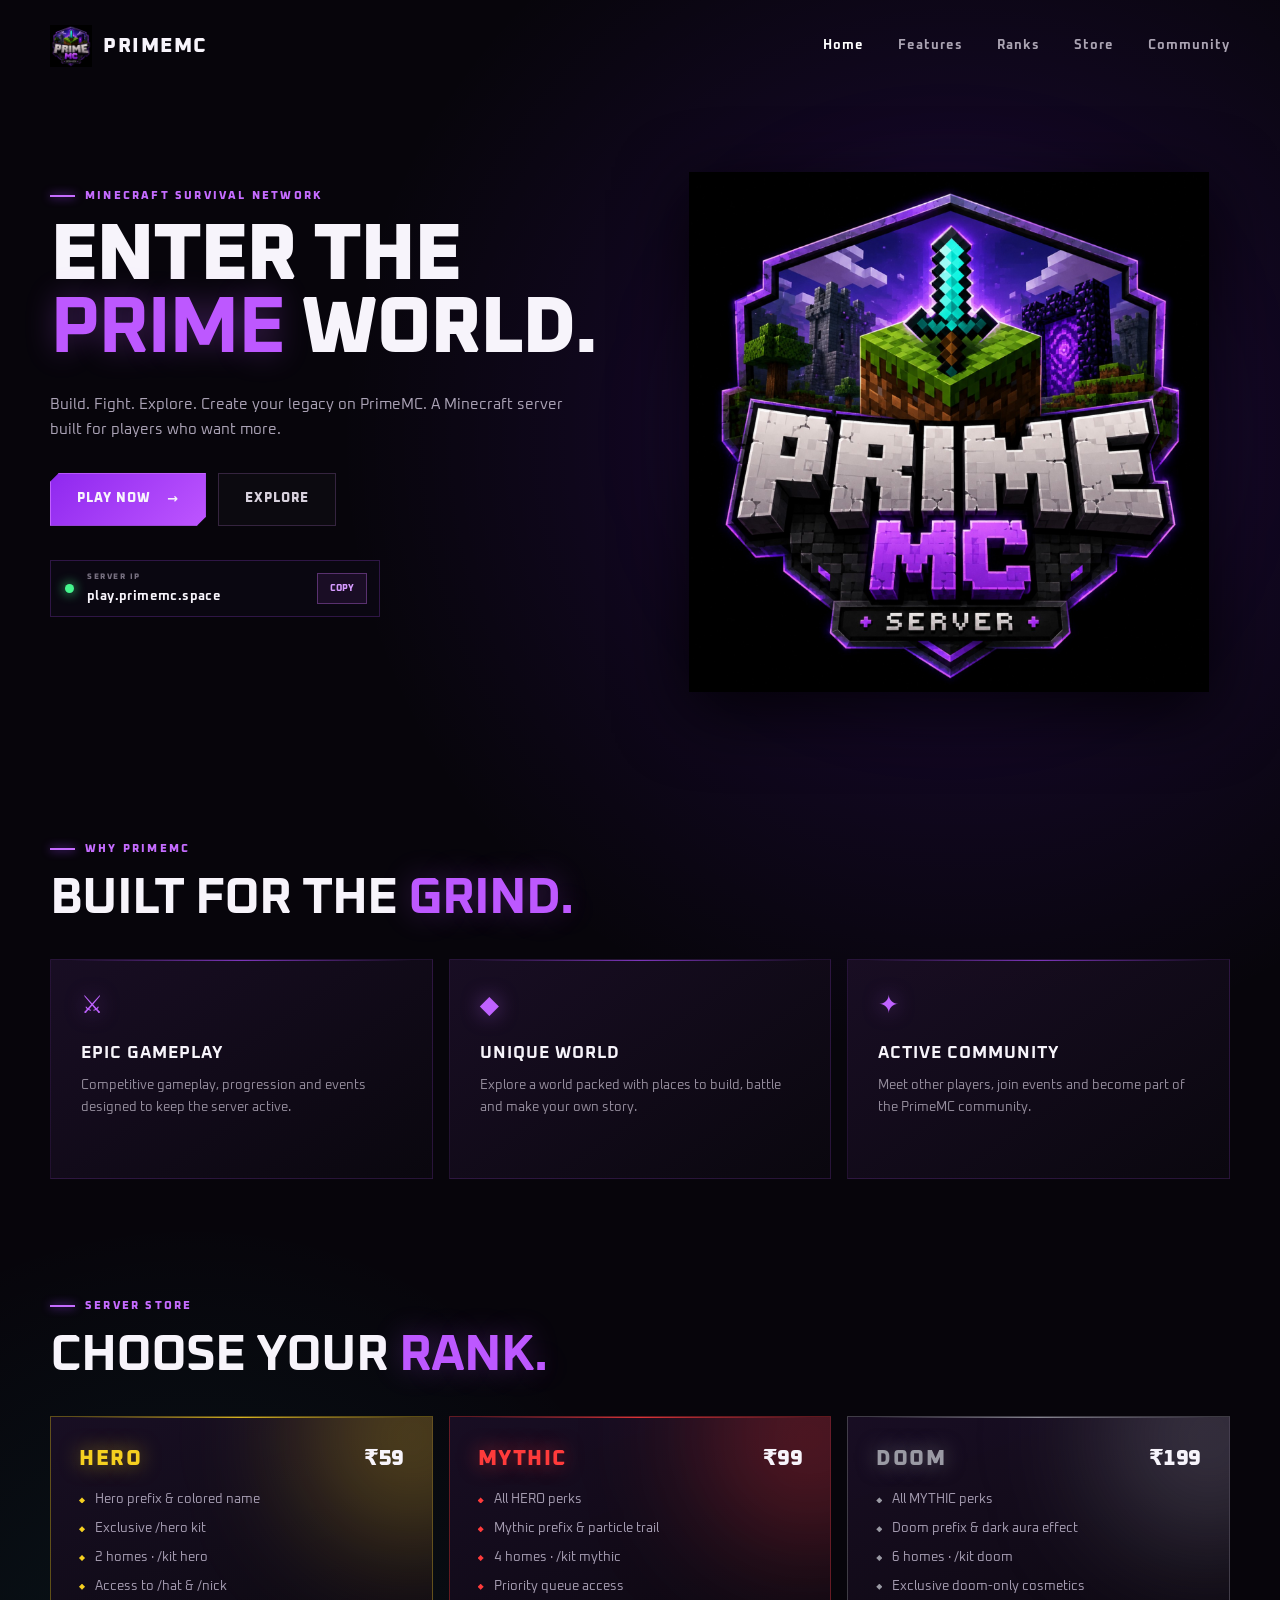
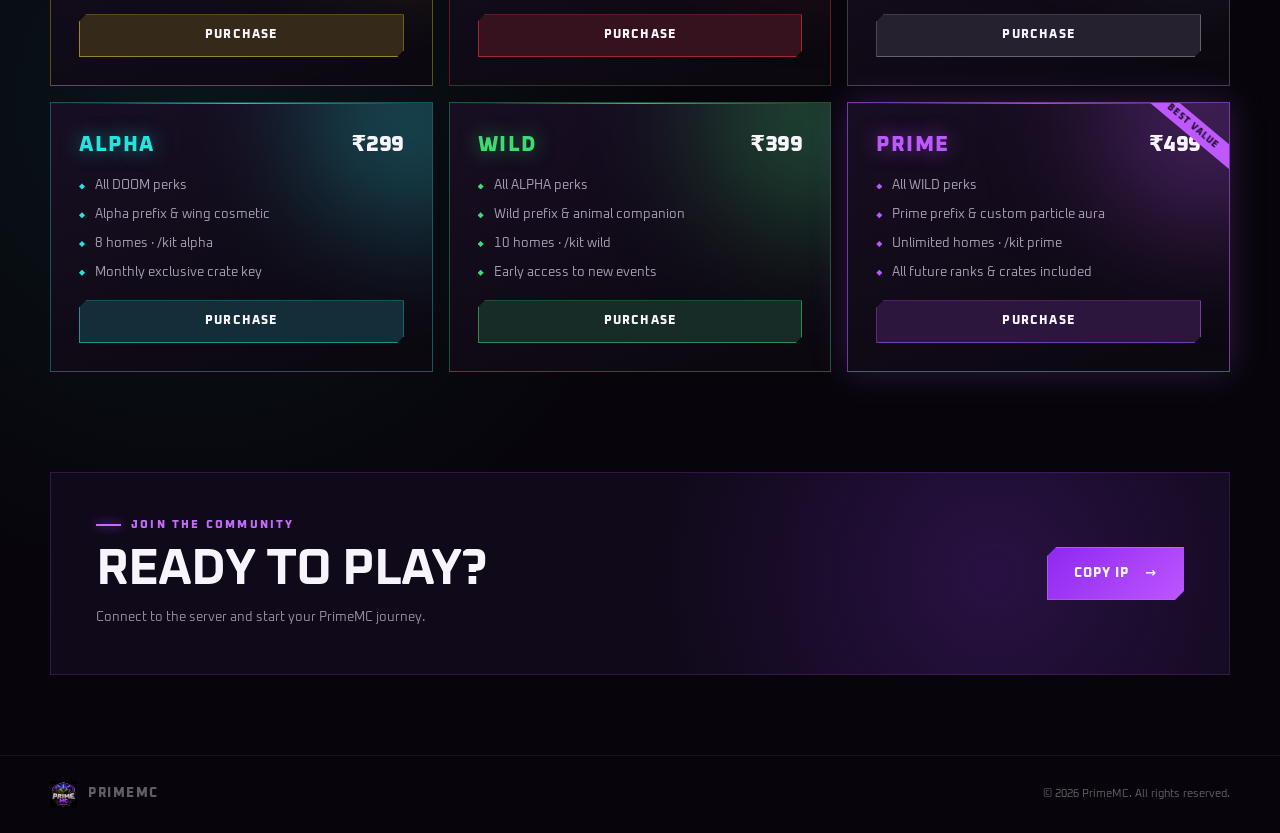
<file: index.html>
<!DOCTYPE html>
<html lang="en">
<head>
  <meta charset="UTF-8">
  <meta name="viewport" content="width=device-width, initial-scale=1.0">
  <meta name="theme-color" content="#12051f">
  <title>PrimeMC — Minecraft Server</title>
  <link rel="preconnect" href="https://fonts.googleapis.com">
  <link rel="preconnect" href="https://fonts.gstatic.com" crossorigin>
  <link href="https://fonts.googleapis.com/css2?family=Oxanium:wght@400;500;600;700;800&display=swap" rel="stylesheet">
  <link rel="stylesheet" href="style.css">
</head>
<body>

  <div class="page-glow"></div>

  <header class="navbar">
    <a class="brand" href="#">
      <img src="assets/primemc-logo.png" alt="PrimeMC logo">
      <span>PRIMEMC</span>
    </a>

    <nav id="siteNav">
      <a class="active" href="#home">Home</a>
      <a href="#features">Features</a>
      <a href="#ranks">Ranks</a>
      <a href="store.html">Store</a>
      <a href="#community">Community</a>
    </nav>

    <button class="menu-toggle" id="menuToggle" aria-label="Toggle menu">
      <span></span><span></span><span></span>
    </button>
  </header>

  <main id="home">
    <section class="hero">
      <div class="hero-copy">
        <p class="eyebrow"><span></span> MINECRAFT SURVIVAL NETWORK</p>
        <h1>ENTER THE<br><strong>PRIME</strong> WORLD.</h1>
        <p class="subtitle">
          Build. Fight. Explore. Create your legacy on PrimeMC.
          A Minecraft server built for players who want more.
        </p>

        <div class="hero-actions">
          <a class="primary-button" href="#play">PLAY NOW <span>→</span></a>
          <a class="secondary-button" href="#features">EXPLORE</a>
        </div>

        <div class="server-chip" id="play">
          <div class="status-dot"></div>
          <div>
            <small>SERVER IP</small>
            <strong>play.primemc.space</strong>
          </div>
          <button id="copyIp" aria-label="Copy server IP">COPY</button>
        </div>
        <p class="copy-message" id="copyMessage"></p>
      </div>

      <div class="hero-logo">
        <div class="logo-ring"></div>
        <img src="assets/primemc-logo.png" alt="PrimeMC">
      </div>
    </section>

    <section class="features" id="features">
      <div class="section-heading">
        <p class="eyebrow"><span></span> WHY PRIMEMC</p>
        <h2>BUILT FOR THE <strong>GRIND.</strong></h2>
      </div>

      <div class="feature-grid">
        <article class="feature-card">
          <div class="icon">⚔</div>
          <h3>EPIC GAMEPLAY</h3>
          <p>Competitive gameplay, progression and events designed to keep the server active.</p>
        </article>

        <article class="feature-card">
          <div class="icon">◆</div>
          <h3>UNIQUE WORLD</h3>
          <p>Explore a world packed with places to build, battle and make your own story.</p>
        </article>

        <article class="feature-card">
          <div class="icon">✦</div>
          <h3>ACTIVE COMMUNITY</h3>
          <p>Meet other players, join events and become part of the PrimeMC community.</p>
        </article>
      </div>
    </section>

    <section class="ranks" id="ranks">
      <div class="section-heading">
        <p class="eyebrow"><span></span> SERVER STORE</p>
        <h2>CHOOSE YOUR <strong>RANK.</strong></h2>
      </div>

      <div class="rank-grid">
        <article class="rank-card" data-rank="hero">
          <div class="rank-top">
            <h3>HERO</h3>
            <div class="rank-price">₹59</div>
          </div>
          <ul class="rank-perks">
            <li>Hero prefix &amp; colored name</li>
            <li>Exclusive /hero kit</li>
            <li>2 homes · /kit hero</li>
            <li>Access to /hat &amp; /nick</li>
          </ul>
          <a class="rank-button" href="checkout.html?rank=hero&price=59&color=hero">PURCHASE</a>
        </article>

        <article class="rank-card" data-rank="mythic">
          <div class="rank-top">
            <h3>MYTHIC</h3>
            <div class="rank-price">₹99</div>
          </div>
          <ul class="rank-perks">
            <li>All HERO perks</li>
            <li>Mythic prefix &amp; particle trail</li>
            <li>4 homes · /kit mythic</li>
            <li>Priority queue access</li>
          </ul>
          <a class="rank-button" href="checkout.html?rank=mythic&price=99&color=mythic">PURCHASE</a>
        </article>

        <article class="rank-card" data-rank="doom">
          <div class="rank-top">
            <h3>DOOM</h3>
            <div class="rank-price">₹199</div>
          </div>
          <ul class="rank-perks">
            <li>All MYTHIC perks</li>
            <li>Doom prefix &amp; dark aura effect</li>
            <li>6 homes · /kit doom</li>
            <li>Exclusive doom-only cosmetics</li>
          </ul>
          <a class="rank-button" href="checkout.html?rank=doom&price=199&color=doom">PURCHASE</a>
        </article>

        <article class="rank-card" data-rank="alpha">
          <div class="rank-top">
            <h3>ALPHA</h3>
            <div class="rank-price">₹299</div>
          </div>
          <ul class="rank-perks">
            <li>All DOOM perks</li>
            <li>Alpha prefix &amp; wing cosmetic</li>
            <li>8 homes · /kit alpha</li>
            <li>Monthly exclusive crate key</li>
          </ul>
          <a class="rank-button" href="checkout.html?rank=alpha&price=299&color=alpha">PURCHASE</a>
        </article>

        <article class="rank-card" data-rank="wild">
          <div class="rank-top">
            <h3>WILD</h3>
            <div class="rank-price">₹399</div>
          </div>
          <ul class="rank-perks">
            <li>All ALPHA perks</li>
            <li>Wild prefix &amp; animal companion</li>
            <li>10 homes · /kit wild</li>
            <li>Early access to new events</li>
          </ul>
          <a class="rank-button" href="checkout.html?rank=wild&price=399&color=wild">PURCHASE</a>
        </article>

        <article class="rank-card rank-featured" data-rank="prime">
          <div class="rank-badge">BEST VALUE</div>
          <div class="rank-top">
            <h3>PRIME</h3>
            <div class="rank-price">₹499</div>
          </div>
          <ul class="rank-perks">
            <li>All WILD perks</li>
            <li>Prime prefix &amp; custom particle aura</li>
            <li>Unlimited homes · /kit prime</li>
            <li>All future ranks &amp; crates included</li>
          </ul>
          <a class="rank-button" href="checkout.html?rank=prime&price=499&color=prime">PURCHASE</a>
        </article>
      </div>
    </section>

    <section class="community" id="community">
      <div>
        <p class="eyebrow"><span></span> JOIN THE COMMUNITY</p>
        <h2>READY TO PLAY?</h2>
        <p>Connect to the server and start your PrimeMC journey.</p>
      </div>
      <a class="primary-button" href="#play">COPY IP <span>→</span></a>
    </section>
  </main>

  <footer>
    <div class="brand small">
      <img src="assets/primemc-logo.png" alt="">
      <span>PRIMEMC</span>
    </div>
    <p>© 2026 PrimeMC. All rights reserved.</p>
  </footer>

  <script src="nav.js"></script>
  <script src="script.js"></script>
</body>
</html>
</file>
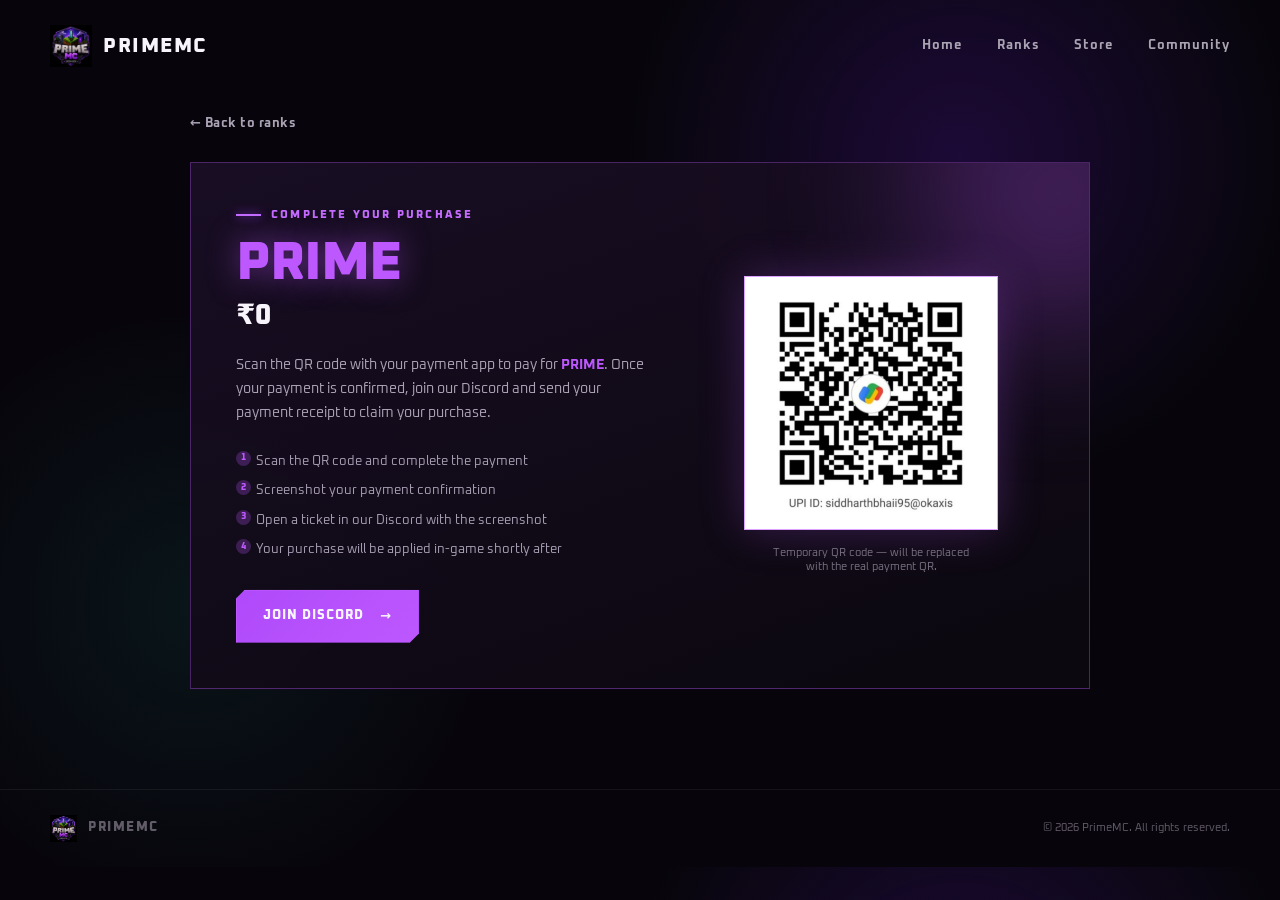
<file: checkout.html>
<!DOCTYPE html>
<html lang="en">
<head>
  <meta charset="UTF-8">
  <meta name="viewport" content="width=device-width, initial-scale=1.0">
  <meta name="theme-color" content="#12051f">
  <title>Checkout — PrimeMC</title>
  <link rel="preconnect" href="https://fonts.googleapis.com">
  <link rel="preconnect" href="https://fonts.gstatic.com" crossorigin>
  <link href="https://fonts.googleapis.com/css2?family=Oxanium:wght@400;500;600;700;800&display=swap" rel="stylesheet">
  <link rel="stylesheet" href="style.css">
</head>
<body>

  <div class="page-glow"></div>

  <header class="navbar">
    <a class="brand" href="index.html">
      <img src="assets/primemc-logo.png" alt="PrimeMC logo">
      <span>PRIMEMC</span>
    </a>

    <nav id="siteNav">
      <a href="index.html#home">Home</a>
      <a href="index.html#ranks">Ranks</a>
      <a href="store.html">Store</a>
      <a href="index.html#community">Community</a>
    </nav>

    <button class="menu-toggle" id="menuToggle" aria-label="Toggle menu">
      <span></span><span></span><span></span>
    </button>
  </header>

  <main>
    <section class="checkout">
      <a class="back-link" href="index.html#ranks">← Back to ranks</a>

      <div class="checkout-panel" id="checkoutPanel">
        <div class="checkout-info">
          <p class="eyebrow"><span></span> COMPLETE YOUR PURCHASE</p>
          <h1 id="rankName">RANK</h1>
          <div class="checkout-price" id="rankPrice">₹0</div>
          <p class="checkout-desc">
            Scan the QR code with your payment app to pay for
            <strong id="rankNameInline">this item</strong>. Once your payment is confirmed,
            join our Discord and send your payment receipt to claim your purchase.
          </p>

          <ul class="checkout-steps">
            <li>Scan the QR code and complete the payment</li>
            <li>Screenshot your payment confirmation</li>
            <li>Open a ticket in our Discord with the screenshot</li>
            <li>Your purchase will be applied in-game shortly after</li>
          </ul>

          <a class="primary-button" href="https://discord.gg/GCgP4ZHCa8" id="discordLink" target="_blank" rel="noopener">JOIN DISCORD <span>→</span></a>
        </div>

        <div class="checkout-qr">
          <div class="qr-frame">
            <img src="assets/qr-placeholder.png" alt="Payment QR code" id="qrImage">
          </div>
          <p class="qr-note">Temporary QR code — will be replaced with the real payment QR.</p>
        </div>
      </div>
    </section>
  </main>

  <footer>
    <div class="brand small">
      <img src="assets/primemc-logo.png" alt="">
      <span>PRIMEMC</span>
    </div>
    <p>© 2026 PrimeMC. All rights reserved.</p>
  </footer>

  <script src="nav.js"></script>
  <script src="checkout.js"></script>
</body>
</html>
</file>
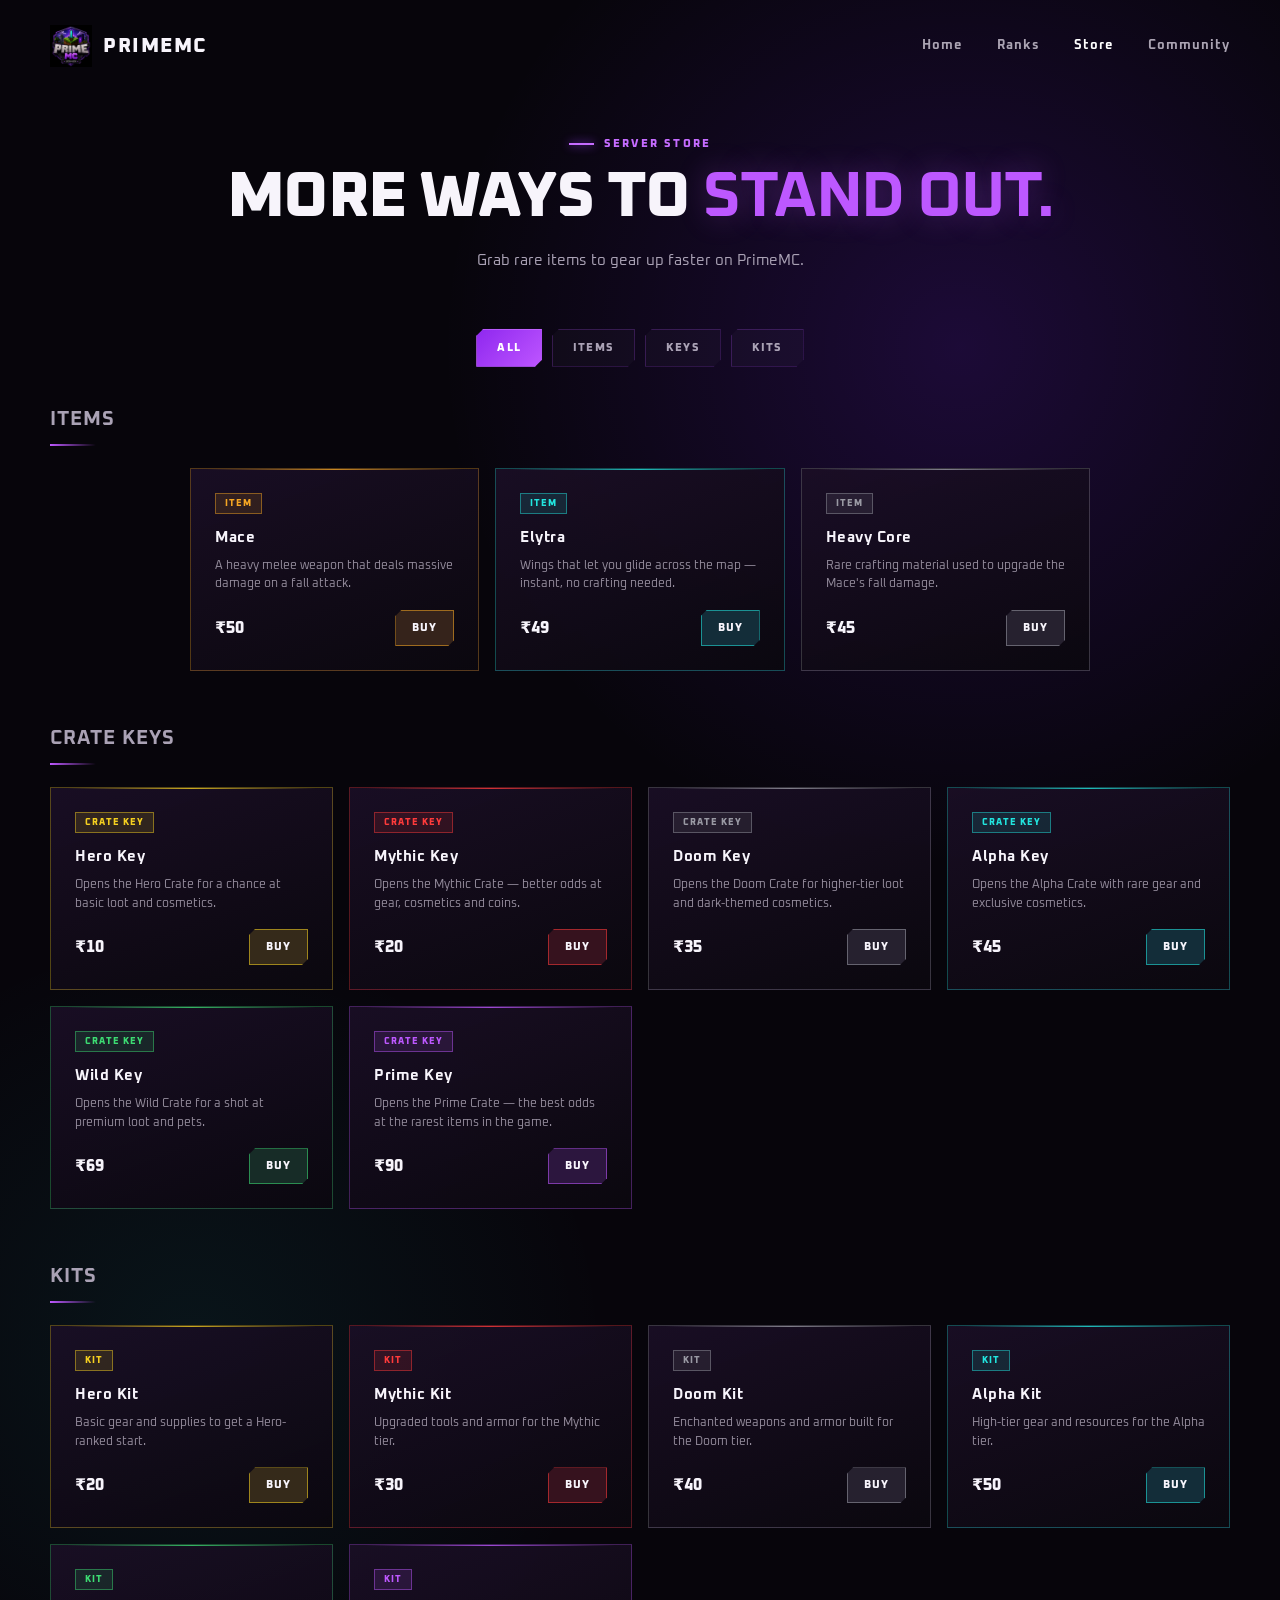
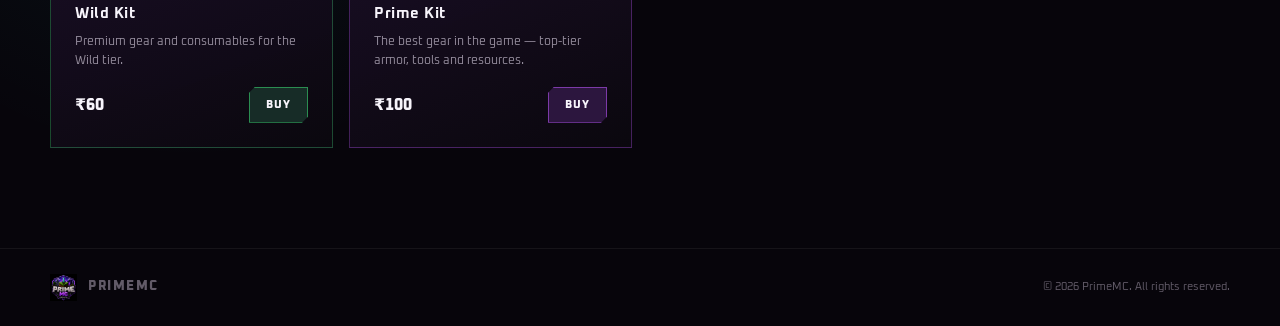
<file: store.html>
<!DOCTYPE html>
<html lang="en">
<head>
  <meta charset="UTF-8">
  <meta name="viewport" content="width=device-width, initial-scale=1.0">
  <meta name="theme-color" content="#12051f">
  <title>Store — PrimeMC</title>
  <link rel="preconnect" href="https://fonts.googleapis.com">
  <link rel="preconnect" href="https://fonts.gstatic.com" crossorigin>
  <link href="https://fonts.googleapis.com/css2?family=Oxanium:wght@400;500;600;700;800&display=swap" rel="stylesheet">
  <link rel="stylesheet" href="style.css">
</head>
<body>

  <div class="page-glow"></div>

  <header class="navbar">
    <a class="brand" href="index.html">
      <img src="assets/primemc-logo.png" alt="PrimeMC logo">
      <span>PRIMEMC</span>
    </a>

    <nav id="siteNav">
      <a href="index.html#home">Home</a>
      <a href="index.html#ranks">Ranks</a>
      <a class="active" href="store.html">Store</a>
      <a href="index.html#community">Community</a>
    </nav>

    <button class="menu-toggle" id="menuToggle" aria-label="Toggle menu">
      <span></span><span></span><span></span>
    </button>
  </header>

  <main>
    <section class="store-header">
      <p class="eyebrow"><span></span> SERVER STORE</p>
      <h1>MORE WAYS TO <strong>STAND OUT.</strong></h1>
      <p class="subtitle">
        Grab rare items to gear up faster on PrimeMC.
      </p>
    </section>

    <section class="store">
      <div class="store-tabs" id="storeTabs">
        <button class="store-tab active" data-category="all">ALL</button>
        <button class="store-tab" data-category="items">ITEMS</button>
        <button class="store-tab" data-category="keys">KEYS</button>
        <button class="store-tab" data-category="kits">KITS</button>
      </div>

      <div class="store-section" data-category="items">
        <div class="store-subheading">
          <h2>ITEMS</h2>
        </div>

        <div class="item-grid item-grid-narrow">

          <article class="item-card" data-item-color="mace">
            <div class="item-tag">ITEM</div>
            <h3>Mace</h3>
            <p>A heavy melee weapon that deals massive damage on a fall attack.</p>
            <div class="item-bottom">
              <div class="item-price">₹50</div>
              <a class="item-button" href="checkout.html?rank=Mace&price=50&color=mace">BUY</a>
            </div>
          </article>

          <article class="item-card" data-item-color="elytra">
            <div class="item-tag">ITEM</div>
            <h3>Elytra</h3>
            <p>Wings that let you glide across the map — instant, no crafting needed.</p>
            <div class="item-bottom">
              <div class="item-price">₹49</div>
              <a class="item-button" href="checkout.html?rank=Elytra&price=49&color=elytra">BUY</a>
            </div>
          </article>

          <article class="item-card" data-item-color="heavycore">
            <div class="item-tag">ITEM</div>
            <h3>Heavy Core</h3>
            <p>Rare crafting material used to upgrade the Mace's fall damage.</p>
            <div class="item-bottom">
              <div class="item-price">₹45</div>
              <a class="item-button" href="checkout.html?rank=Heavy%20Core&price=45&color=heavycore">BUY</a>
            </div>
          </article>

        </div>
      </div>

      <div class="store-section" data-category="keys">
        <div class="store-subheading">
          <h2>CRATE KEYS</h2>
        </div>

        <div class="item-grid">

          <article class="item-card" data-item-color="hero">
            <div class="item-tag">CRATE KEY</div>
            <h3>Hero Key</h3>
            <p>Opens the Hero Crate for a chance at basic loot and cosmetics.</p>
            <div class="item-bottom">
              <div class="item-price">₹10</div>
              <a class="item-button" href="checkout.html?rank=Hero%20Key&price=10&color=hero">BUY</a>
            </div>
          </article>

          <article class="item-card" data-item-color="mythic">
            <div class="item-tag">CRATE KEY</div>
            <h3>Mythic Key</h3>
            <p>Opens the Mythic Crate — better odds at gear, cosmetics and coins.</p>
            <div class="item-bottom">
              <div class="item-price">₹20</div>
              <a class="item-button" href="checkout.html?rank=Mythic%20Key&price=20&color=mythic">BUY</a>
            </div>
          </article>

          <article class="item-card" data-item-color="doom">
            <div class="item-tag">CRATE KEY</div>
            <h3>Doom Key</h3>
            <p>Opens the Doom Crate for higher-tier loot and dark-themed cosmetics.</p>
            <div class="item-bottom">
              <div class="item-price">₹35</div>
              <a class="item-button" href="checkout.html?rank=Doom%20Key&price=35&color=doom">BUY</a>
            </div>
          </article>

          <article class="item-card" data-item-color="alpha">
            <div class="item-tag">CRATE KEY</div>
            <h3>Alpha Key</h3>
            <p>Opens the Alpha Crate with rare gear and exclusive cosmetics.</p>
            <div class="item-bottom">
              <div class="item-price">₹45</div>
              <a class="item-button" href="checkout.html?rank=Alpha%20Key&price=45&color=alpha">BUY</a>
            </div>
          </article>

          <article class="item-card" data-item-color="wild">
            <div class="item-tag">CRATE KEY</div>
            <h3>Wild Key</h3>
            <p>Opens the Wild Crate for a shot at premium loot and pets.</p>
            <div class="item-bottom">
              <div class="item-price">₹69</div>
              <a class="item-button" href="checkout.html?rank=Wild%20Key&price=69&color=wild">BUY</a>
            </div>
          </article>

          <article class="item-card" data-item-color="prime">
            <div class="item-tag">CRATE KEY</div>
            <h3>Prime Key</h3>
            <p>Opens the Prime Crate — the best odds at the rarest items in the game.</p>
            <div class="item-bottom">
              <div class="item-price">₹90</div>
              <a class="item-button" href="checkout.html?rank=Prime%20Key&price=90&color=prime">BUY</a>
            </div>
          </article>

        </div>
      </div>

      <div class="store-section" data-category="kits">
        <div class="store-subheading">
          <h2>KITS</h2>
        </div>

        <div class="item-grid">

          <article class="item-card" data-item-color="hero">
            <div class="item-tag">KIT</div>
            <h3>Hero Kit</h3>
            <p>Basic gear and supplies to get a Hero-ranked start.</p>
            <div class="item-bottom">
              <div class="item-price">₹20</div>
              <a class="item-button" href="checkout.html?rank=Hero%20Kit&price=20&color=hero">BUY</a>
            </div>
          </article>

          <article class="item-card" data-item-color="mythic">
            <div class="item-tag">KIT</div>
            <h3>Mythic Kit</h3>
            <p>Upgraded tools and armor for the Mythic tier.</p>
            <div class="item-bottom">
              <div class="item-price">₹30</div>
              <a class="item-button" href="checkout.html?rank=Mythic%20Kit&price=30&color=mythic">BUY</a>
            </div>
          </article>

          <article class="item-card" data-item-color="doom">
            <div class="item-tag">KIT</div>
            <h3>Doom Kit</h3>
            <p>Enchanted weapons and armor built for the Doom tier.</p>
            <div class="item-bottom">
              <div class="item-price">₹40</div>
              <a class="item-button" href="checkout.html?rank=Doom%20Kit&price=40&color=doom">BUY</a>
            </div>
          </article>

          <article class="item-card" data-item-color="alpha">
            <div class="item-tag">KIT</div>
            <h3>Alpha Kit</h3>
            <p>High-tier gear and resources for the Alpha tier.</p>
            <div class="item-bottom">
              <div class="item-price">₹50</div>
              <a class="item-button" href="checkout.html?rank=Alpha%20Kit&price=50&color=alpha">BUY</a>
            </div>
          </article>

          <article class="item-card" data-item-color="wild">
            <div class="item-tag">KIT</div>
            <h3>Wild Kit</h3>
            <p>Premium gear and consumables for the Wild tier.</p>
            <div class="item-bottom">
              <div class="item-price">₹60</div>
              <a class="item-button" href="checkout.html?rank=Wild%20Kit&price=60&color=wild">BUY</a>
            </div>
          </article>

          <article class="item-card" data-item-color="prime">
            <div class="item-tag">KIT</div>
            <h3>Prime Kit</h3>
            <p>The best gear in the game — top-tier armor, tools and resources.</p>
            <div class="item-bottom">
              <div class="item-price">₹100</div>
              <a class="item-button" href="checkout.html?rank=Prime%20Kit&price=100&color=prime">BUY</a>
            </div>
          </article>

        </div>
      </div>
    </section>
  </main>

  <footer>
    <div class="brand small">
      <img src="assets/primemc-logo.png" alt="">
      <span>PRIMEMC</span>
    </div>
    <p>© 2026 PrimeMC. All rights reserved.</p>
  </footer>

  <script src="nav.js"></script>
  <script src="store.js"></script>
</body>
</html>
</file>
<file: style.css>
* {
  box-sizing: border-box;
  margin: 0;
  padding: 0;
}

:root {
  --bg: #07050b;
  --panel: #100a19;
  --purple: #9b3dff;
  --purple-bright: #c56cff;
  --cyan: #22e5df;
  --text: #f7f4fb;
  --muted: #aaa2b5;
  --border: rgba(178, 77, 255, .22);
}

html { scroll-behavior: smooth; }

body {
  font-family: "Oxanium", system-ui, sans-serif;
  background:
    radial-gradient(circle at 75% 18%, rgba(125, 35, 255, .18), transparent 28%),
    radial-gradient(circle at 15% 70%, rgba(34, 229, 223, .07), transparent 24%),
    var(--bg);
  color: var(--text);
  overflow-x: hidden;
}

body::before {
  content: "";
  position: fixed;
  inset: 0;
  pointer-events: none;
  opacity: .13;
  background-image:
    linear-gradient(rgba(255,255,255,.025) 1px, transparent 1px),
    linear-gradient(90deg, rgba(255,255,255,.025) 1px, transparent 1px);
  background-size: 48px 48px;
  mask-image: linear-gradient(to bottom, black, transparent 85%);
}

a { color: inherit; text-decoration: none; }

.navbar {
  width: min(1180px, calc(100% - 48px));
  margin: 0 auto;
  height: 92px;
  display: flex;
  align-items: center;
  justify-content: space-between;
  position: relative;
  z-index: 5;
}

.brand {
  display: flex;
  align-items: center;
  gap: 11px;
  font-size: 20px;
  font-weight: 800;
  letter-spacing: 1.5px;
}

.brand img {
  width: 42px;
  height: 42px;
  object-fit: contain;
}

.navbar nav {
  display: flex;
  gap: 34px;
}

.navbar nav a {
  color: #aaa3b2;
  font-size: 13px;
  font-weight: 700;
  letter-spacing: 1px;
  transition: .2s;
}

.navbar nav a:hover,
.navbar nav a.active { color: white; }

.menu-toggle {
  display: none;
  flex-direction: column;
  justify-content: center;
  gap: 5px;
  width: 40px;
  height: 40px;
  border: 1px solid var(--border);
  background: rgba(255,255,255,.025);
  cursor: pointer;
  z-index: 20;
}

.menu-toggle span {
  display: block;
  width: 18px;
  height: 2px;
  margin: 0 auto;
  background: var(--text);
  transition: transform .25s, opacity .25s;
}

.menu-toggle.open span:nth-child(1) { transform: translateY(7px) rotate(45deg); }
.menu-toggle.open span:nth-child(2) { opacity: 0; }
.menu-toggle.open span:nth-child(3) { transform: translateY(-7px) rotate(-45deg); }

.nav-button,
.primary-button {
  display: inline-flex;
  align-items: center;
  justify-content: center;
  gap: 16px;
  border: 1px solid rgba(201, 112, 255, .55);
  background: linear-gradient(135deg, #8f28ef, #bd55ff);
  box-shadow: 0 0 28px rgba(155, 61, 255, .23);
  font-weight: 800;
  letter-spacing: 1px;
  transition: transform .2s, box-shadow .2s;
}

.nav-button {
  padding: 13px 20px;
  font-size: 12px;
  clip-path: polygon(7px 0, 100% 0, 100% calc(100% - 7px), calc(100% - 7px) 100%, 0 100%, 0 7px);
}

.primary-button {
  padding: 17px 26px;
  font-size: 13px;
  clip-path: polygon(9px 0, 100% 0, 100% calc(100% - 9px), calc(100% - 9px) 100%, 0 100%, 0 9px);
}

.nav-button:hover,
.primary-button:hover {
  transform: translateY(-2px);
  box-shadow: 0 0 38px rgba(155, 61, 255, .42);
}

.hero {
  width: min(1180px, calc(100% - 48px));
  min-height: 680px;
  margin: 0 auto;
  display: grid;
  grid-template-columns: 1.03fr .97fr;
  align-items: center;
  gap: 20px;
  position: relative;
}

.hero-copy { padding-bottom: 35px; }

.eyebrow {
  display: flex;
  align-items: center;
  gap: 10px;
  color: var(--purple-bright);
  font-size: 11px;
  font-weight: 800;
  letter-spacing: 2.2px;
  margin-bottom: 17px;
}

.eyebrow span {
  width: 25px;
  height: 2px;
  background: var(--purple-bright);
  box-shadow: 0 0 10px var(--purple);
}

h1 {
  font-size: clamp(48px, 6.2vw, 82px);
  line-height: .91;
  letter-spacing: -2px;
  font-weight: 800;
}

h1 strong, h2 strong {
  color: #bd58ff;
  text-shadow: 0 0 30px rgba(189, 88, 255, .3);
}

.subtitle {
  max-width: 520px;
  margin-top: 27px;
  color: var(--muted);
  line-height: 1.7;
  font-size: 15px;
}

.hero-actions {
  display: flex;
  gap: 12px;
  margin-top: 30px;
}

.secondary-button {
  padding: 17px 26px;
  border: 1px solid #35243f;
  color: #d8d1dd;
  font-size: 13px;
  font-weight: 800;
  letter-spacing: 1px;
  background: rgba(255,255,255,.025);
}

.server-chip {
  display: inline-flex;
  align-items: center;
  gap: 13px;
  margin-top: 34px;
  padding: 11px 12px 11px 14px;
  border: 1px solid var(--border);
  background: rgba(13, 8, 20, .75);
  backdrop-filter: blur(12px);
  min-width: 330px;
}

.status-dot {
  width: 9px;
  height: 9px;
  border-radius: 50%;
  background: #45f58d;
  box-shadow: 0 0 12px #45f58d;
}

.server-chip div:nth-child(2) {
  flex: 1;
}

.server-chip small {
  display: block;
  color: #777080;
  font-size: 8px;
  font-weight: 800;
  letter-spacing: 1.5px;
  margin-bottom: 3px;
}

.server-chip strong {
  font-size: 13px;
  letter-spacing: .4px;
}

.server-chip button {
  border: 1px solid #59316f;
  background: #1a0d25;
  color: #d69bff;
  padding: 9px 12px;
  font-family: inherit;
  font-size: 9px;
  font-weight: 800;
  cursor: pointer;
}

.copy-message {
  color: #66f2bd;
  font-size: 11px;
  margin-top: 8px;
  min-height: 15px;
}

.hero-logo {
  position: relative;
  display: grid;
  place-items: center;
  min-height: 570px;
}

.hero-logo::after {
  content: "";
  position: absolute;
  width: 360px;
  height: 360px;
  border-radius: 50%;
  background: rgba(153, 48, 255, .22);
  filter: blur(85px);
  z-index: -2;
}

.hero-logo img {
  width: min(520px, 100%);
  object-fit: contain;
  filter: drop-shadow(0 18px 35px rgba(0,0,0,.8));
  animation: float 5s ease-in-out infinite;
}

.logo-ring {
  position: absolute;
  width: 470px;
  height: 470px;
  border: 1px solid rgba(168, 72, 255, .22);
  border-radius: 50%;
  box-shadow: inset 0 0 80px rgba(151, 54, 255, .08), 0 0 80px rgba(151, 54, 255, .08);
}

.logo-ring::before,
.logo-ring::after {
  content: "";
  position: absolute;
  border-radius: 50%;
  border: 1px dashed rgba(34, 229, 223, .15);
}

.logo-ring::before { inset: 28px; }
.logo-ring::after { inset: 75px; }

@keyframes float {
  0%, 100% { transform: translateY(0); }
  50% { transform: translateY(-10px); }
}

.features,
.community {
  width: min(1180px, calc(100% - 48px));
  margin: 0 auto;
}

.features { padding: 70px 0 100px; }

.section-heading h2,
.community h2 {
  font-size: clamp(34px, 4vw, 54px);
  line-height: 1;
  letter-spacing: -1px;
}

.feature-grid {
  display: grid;
  grid-template-columns: repeat(3, 1fr);
  gap: 16px;
  margin-top: 35px;
}

.feature-card {
  padding: 30px;
  min-height: 220px;
  border: 1px solid rgba(178, 77, 255, .14);
  background: linear-gradient(145deg, rgba(27, 15, 38, .9), rgba(11, 8, 15, .9));
  position: relative;
  overflow: hidden;
}

.feature-card::before {
  content: "";
  position: absolute;
  top: 0;
  left: 20px;
  right: 20px;
  height: 1px;
  background: linear-gradient(90deg, transparent, #a948ff, transparent);
  opacity: .7;
}

.icon {
  font-size: 25px;
  color: #bf62ff;
  margin-bottom: 22px;
  text-shadow: 0 0 20px rgba(191, 98, 255, .55);
}

.feature-card h3 {
  font-size: 17px;
  letter-spacing: 1px;
}

.feature-card p,
.community p:not(.eyebrow) {
  color: #938b9b;
  font-size: 13px;
  line-height: 1.7;
  margin-top: 11px;
}

.ranks {
  width: min(1180px, calc(100% - 48px));
  margin: 0 auto;
  padding: 20px 0 100px;
}

.rank-grid {
  display: grid;
  grid-template-columns: repeat(3, 1fr);
  gap: 16px;
  margin-top: 35px;
}

.rank-card {
  --rank-color: #bd58ff;
  padding: 28px;
  display: flex;
  flex-direction: column;
  gap: 18px;
  border: 1px solid color-mix(in srgb, var(--rank-color) 35%, transparent);
  background: linear-gradient(160deg, rgba(27, 15, 38, .9), rgba(11, 8, 15, .95));
  position: relative;
  overflow: hidden;
  transition: transform .2s, box-shadow .2s, border-color .2s;
}

.rank-card::before {
  content: "";
  position: absolute;
  top: 0;
  left: 20px;
  right: 20px;
  height: 1px;
  background: linear-gradient(90deg, transparent, var(--rank-color), transparent);
  opacity: .85;
}

.rank-card::after {
  content: "";
  position: absolute;
  width: 220px;
  height: 220px;
  border-radius: 50%;
  right: -90px;
  top: -90px;
  background: color-mix(in srgb, var(--rank-color) 28%, transparent);
  filter: blur(60px);
  pointer-events: none;
  z-index: 0;
}

.rank-card:hover {
  transform: translateY(-4px);
  box-shadow: 0 0 40px color-mix(in srgb, var(--rank-color) 30%, transparent);
  border-color: color-mix(in srgb, var(--rank-color) 65%, transparent);
}

.rank-card[data-rank="hero"]   { --rank-color: #f5d020; }
.rank-card[data-rank="mythic"] { --rank-color: #ff3b3b; }
.rank-card[data-rank="doom"]   { --rank-color: #9a9aa4; }
.rank-card[data-rank="alpha"]  { --rank-color: #22e5df; }
.rank-card[data-rank="wild"]   { --rank-color: #3ddc73; }
.rank-card[data-rank="prime"]  { --rank-color: #bd58ff; }

.rank-top {
  display: flex;
  align-items: baseline;
  justify-content: space-between;
  position: relative;
  z-index: 1;
}

.rank-top h3 {
  font-size: 21px;
  font-weight: 800;
  letter-spacing: 1.5px;
  color: var(--rank-color);
  text-shadow: 0 0 20px color-mix(in srgb, var(--rank-color) 55%, transparent);
}

.rank-price {
  font-size: 22px;
  font-weight: 800;
  letter-spacing: -.5px;
}

.rank-perks {
  list-style: none;
  display: flex;
  flex-direction: column;
  gap: 10px;
  flex: 1;
  position: relative;
  z-index: 1;
}

.rank-perks li {
  color: #a49bb0;
  font-size: 12.5px;
  line-height: 1.5;
  padding-left: 16px;
  position: relative;
}

.rank-perks li::before {
  content: "";
  position: absolute;
  left: 0;
  top: 6px;
  width: 6px;
  height: 6px;
  background: var(--rank-color);
  box-shadow: 0 0 8px var(--rank-color);
  clip-path: polygon(50% 0, 100% 50%, 50% 100%, 0 50%);
}

.rank-button {
  display: inline-flex;
  align-items: center;
  justify-content: center;
  padding: 13px;
  border: 1px solid color-mix(in srgb, var(--rank-color) 55%, transparent);
  background: color-mix(in srgb, var(--rank-color) 16%, #100a19);
  color: var(--text);
  font-size: 12px;
  font-weight: 800;
  letter-spacing: 1.2px;
  clip-path: polygon(7px 0, 100% 0, 100% calc(100% - 7px), calc(100% - 7px) 100%, 0 100%, 0 7px);
  transition: transform .2s, box-shadow .2s, background .2s;
  position: relative;
  z-index: 1;
}

.rank-button:hover {
  transform: translateY(-2px);
  box-shadow: 0 0 26px color-mix(in srgb, var(--rank-color) 45%, transparent);
  background: color-mix(in srgb, var(--rank-color) 28%, #100a19);
}

.rank-featured {
  border-color: color-mix(in srgb, var(--rank-color) 60%, transparent);
  box-shadow: 0 0 34px color-mix(in srgb, var(--rank-color) 22%, transparent);
}

.rank-badge {
  position: absolute;
  top: 14px;
  right: -34px;
  transform: rotate(40deg);
  background: var(--rank-color);
  color: #1a0d25;
  font-size: 9px;
  font-weight: 800;
  letter-spacing: 1px;
  padding: 4px 38px;
  z-index: 2;
}

@media (max-width: 900px) {
  .rank-grid { grid-template-columns: repeat(2, 1fr); }
}

@media (max-width: 600px) {
  .rank-grid { grid-template-columns: 1fr; }
  .ranks { width: min(100% - 30px, 1180px); }
}

.checkout {
  width: min(900px, calc(100% - 48px));
  margin: 0 auto;
  padding: 20px 0 100px;
}

.back-link {
  display: inline-block;
  color: var(--muted);
  font-size: 13px;
  font-weight: 700;
  letter-spacing: .5px;
  margin-bottom: 30px;
  transition: color .2s;
}

.back-link:hover { color: var(--text); }

.checkout-panel {
  --rank-color: #bd58ff;
  display: grid;
  grid-template-columns: 1.1fr .9fr;
  gap: 40px;
  padding: 45px;
  border: 1px solid color-mix(in srgb, var(--rank-color) 35%, transparent);
  background: linear-gradient(160deg, rgba(27, 15, 38, .9), rgba(11, 8, 15, .95));
  position: relative;
  overflow: hidden;
}

.checkout-panel::before {
  content: "";
  position: absolute;
  width: 280px;
  height: 280px;
  border-radius: 50%;
  right: -110px;
  top: -110px;
  background: color-mix(in srgb, var(--rank-color) 28%, transparent);
  filter: blur(75px);
  pointer-events: none;
}

.checkout-panel[data-rank="hero"]   { --rank-color: #f5d020; }
.checkout-panel[data-rank="mythic"] { --rank-color: #ff3b3b; }
.checkout-panel[data-rank="doom"]   { --rank-color: #9a9aa4; }
.checkout-panel[data-rank="alpha"]  { --rank-color: #22e5df; }
.checkout-panel[data-rank="wild"]   { --rank-color: #3ddc73; }
.checkout-panel[data-rank="prime"]  { --rank-color: #bd58ff; }

.checkout-info {
  position: relative;
  z-index: 1;
}

.checkout-info h1 {
  font-size: clamp(36px, 5vw, 54px);
  letter-spacing: -1px;
  color: var(--rank-color);
  text-shadow: 0 0 30px color-mix(in srgb, var(--rank-color) 50%, transparent);
}

.checkout-price {
  font-size: 28px;
  font-weight: 800;
  margin-top: 10px;
}

.checkout-desc {
  color: var(--muted);
  font-size: 14px;
  line-height: 1.7;
  max-width: 420px;
  margin-top: 20px;
}

.checkout-desc strong { color: var(--rank-color); }

.checkout-steps {
  list-style: none;
  display: flex;
  flex-direction: column;
  gap: 10px;
  margin-top: 26px;
}

.checkout-steps li {
  color: #a49bb0;
  font-size: 13px;
  line-height: 1.5;
  padding-left: 20px;
  position: relative;
  counter-increment: step;
}

.checkout-steps { counter-reset: step; }

.checkout-steps li::before {
  content: counter(step);
  position: absolute;
  left: 0;
  top: -1px;
  width: 15px;
  height: 15px;
  border-radius: 50%;
  background: color-mix(in srgb, var(--rank-color) 25%, transparent);
  color: var(--rank-color);
  font-size: 9px;
  font-weight: 800;
  display: grid;
  place-items: center;
}

.checkout-info .primary-button {
  margin-top: 30px;
  background: linear-gradient(135deg, color-mix(in srgb, var(--rank-color) 70%, #8f28ef), var(--rank-color));
  border-color: color-mix(in srgb, var(--rank-color) 60%, transparent);
  box-shadow: 0 0 28px color-mix(in srgb, var(--rank-color) 25%, transparent);
}

.checkout-qr {
  position: relative;
  z-index: 1;
  display: flex;
  flex-direction: column;
  align-items: center;
  justify-content: center;
  gap: 16px;
}

.qr-frame {
  padding: 16px;
  background: #fff;
  border: 1px solid color-mix(in srgb, var(--rank-color) 55%, transparent);
  box-shadow: 0 0 40px color-mix(in srgb, var(--rank-color) 25%, transparent);
}

.qr-frame img {
  display: block;
  width: 220px;
  height: 220px;
  object-fit: contain;
}

.qr-note {
  color: #766f80;
  font-size: 11px;
  text-align: center;
  max-width: 220px;
}

@media (max-width: 720px) {
  .checkout-panel {
    grid-template-columns: 1fr;
    padding: 30px;
  }
  .checkout-qr { order: -1; }
}

.store-header {
  width: min(1180px, calc(100% - 48px));
  margin: 0 auto;
  padding: 45px 0 10px;
  text-align: center;
}

.store-header .eyebrow { justify-content: center; }

.store-header h1 {
  font-size: clamp(38px, 5.5vw, 64px);
  letter-spacing: -1.5px;
}

.store-header .subtitle {
  max-width: 520px;
  margin: 22px auto 0;
  text-align: center;
}

.store {
  width: min(1180px, calc(100% - 48px));
  margin: 0 auto;
  padding: 45px 0 100px;
}

.store-tabs {
  display: flex;
  flex-wrap: wrap;
  gap: 10px;
  justify-content: center;
  margin-bottom: 40px;
}

.store-tab {
  padding: 11px 20px;
  border: 1px solid var(--border);
  background: rgba(255,255,255,.025);
  color: var(--muted);
  font-family: inherit;
  font-size: 11px;
  font-weight: 800;
  letter-spacing: 1.2px;
  cursor: pointer;
  transition: .2s;
  clip-path: polygon(7px 0, 100% 0, 100% calc(100% - 7px), calc(100% - 7px) 100%, 0 100%, 0 7px);
}

.store-tab:hover { color: var(--text); border-color: rgba(201, 112, 255, .5); }

.store-tab.active {
  color: white;
  background: linear-gradient(135deg, #8f28ef, #bd55ff);
  border-color: rgba(201, 112, 255, .55);
  box-shadow: 0 0 22px rgba(155, 61, 255, .3);
}

.item-grid {
  display: grid;
  grid-template-columns: repeat(4, 1fr);
  gap: 16px;
}

.item-card {
  --item-color: #bd58ff;
  padding: 24px;
  display: flex;
  flex-direction: column;
  gap: 10px;
  border: 1px solid color-mix(in srgb, var(--item-color) 30%, transparent);
  background: linear-gradient(160deg, rgba(27, 15, 38, .9), rgba(11, 8, 15, .95));
  position: relative;
  overflow: hidden;
  transition: transform .2s, box-shadow .2s, border-color .2s;
}

.item-card::before {
  content: "";
  position: absolute;
  top: 0;
  left: 16px;
  right: 16px;
  height: 1px;
  background: linear-gradient(90deg, transparent, var(--item-color), transparent);
  opacity: .8;
}

.item-card:hover {
  transform: translateY(-4px);
  box-shadow: 0 0 32px color-mix(in srgb, var(--item-color) 25%, transparent);
  border-color: color-mix(in srgb, var(--item-color) 55%, transparent);
}

.item-card[data-item-color="key"]      { --item-color: #f5a623; }
.item-card[data-item-color="coin"]     { --item-color: #f5d020; }
.item-card[data-item-color="kit"]      { --item-color: #4f8cff; }
.item-card[data-item-color="cosmetic"] { --item-color: #ff6ec7; }
.item-card[data-item-color="mace"]      { --item-color: #f5a623; }
.item-card[data-item-color="elytra"]    { --item-color: #22e5df; }
.item-card[data-item-color="heavycore"] { --item-color: #9a9aa4; }
.item-card[data-item-color="hero"]   { --item-color: #f5d020; }
.item-card[data-item-color="mythic"] { --item-color: #ff3b3b; }
.item-card[data-item-color="doom"]   { --item-color: #9a9aa4; }
.item-card[data-item-color="alpha"]  { --item-color: #22e5df; }
.item-card[data-item-color="wild"]   { --item-color: #3ddc73; }
.item-card[data-item-color="prime"]  { --item-color: #bd58ff; }

.store-subheading {
  margin: 10px 0 22px;
}

.store-section + .store-section {
  margin-top: 55px;
}

.store-subheading h2 {
  font-size: 20px;
  letter-spacing: 1px;
  color: var(--muted);
  position: relative;
  padding-bottom: 14px;
}

.store-subheading h2::after {
  content: "";
  position: absolute;
  left: 0;
  bottom: 0;
  width: 46px;
  height: 2px;
  background: linear-gradient(90deg, #bd58ff, transparent);
}

.item-grid-narrow {
  grid-template-columns: repeat(3, 1fr);
  max-width: 900px;
  margin: 0 auto;
}

.item-tag {
  align-self: flex-start;
  padding: 4px 9px;
  font-size: 9px;
  font-weight: 800;
  letter-spacing: 1px;
  color: var(--item-color);
  border: 1px solid color-mix(in srgb, var(--item-color) 45%, transparent);
  background: color-mix(in srgb, var(--item-color) 12%, transparent);
}

.item-card h3 {
  font-size: 15px;
  letter-spacing: .5px;
  margin-top: 4px;
}

.item-card p {
  color: #938b9b;
  font-size: 12px;
  line-height: 1.55;
  flex: 1;
}

.item-bottom {
  display: flex;
  align-items: center;
  justify-content: space-between;
  gap: 10px;
  margin-top: 6px;
}

.item-price {
  font-size: 16px;
  font-weight: 800;
}

.item-button {
  padding: 10px 16px;
  border: 1px solid color-mix(in srgb, var(--item-color) 55%, transparent);
  background: color-mix(in srgb, var(--item-color) 16%, #100a19);
  color: var(--text);
  font-size: 11px;
  font-weight: 800;
  letter-spacing: 1px;
  clip-path: polygon(6px 0, 100% 0, 100% calc(100% - 6px), calc(100% - 6px) 100%, 0 100%, 0 6px);
  transition: transform .2s, box-shadow .2s, background .2s;
}

.item-button:hover {
  transform: translateY(-2px);
  box-shadow: 0 0 22px color-mix(in srgb, var(--item-color) 45%, transparent);
  background: color-mix(in srgb, var(--item-color) 28%, #100a19);
}

.checkout-panel[data-rank="key"]      { --rank-color: #f5a623; }
.checkout-panel[data-rank="coin"]     { --rank-color: #f5d020; }
.checkout-panel[data-rank="kit"]      { --rank-color: #4f8cff; }
.checkout-panel[data-rank="cosmetic"] { --rank-color: #ff6ec7; }
.checkout-panel[data-rank="mace"]      { --rank-color: #f5a623; }
.checkout-panel[data-rank="elytra"]    { --rank-color: #22e5df; }
.checkout-panel[data-rank="heavycore"] { --rank-color: #9a9aa4; }

@media (max-width: 950px) {
  .item-grid { grid-template-columns: repeat(2, 1fr); }
  .item-grid-narrow { grid-template-columns: repeat(2, 1fr); }
}

@media (max-width: 560px) {
  .item-grid { grid-template-columns: 1fr; }
  .item-grid-narrow { grid-template-columns: 1fr; }
  .store, .store-header { width: min(100% - 30px, 1180px); }
  .store-tabs { justify-content: flex-start; overflow-x: auto; flex-wrap: nowrap; padding-bottom: 4px; }
}

.community {
  margin-bottom: 80px;
  padding: 45px;
  display: flex;
  align-items: center;
  justify-content: space-between;
  gap: 30px;
  border: 1px solid rgba(178, 77, 255, .2);
  background:
    radial-gradient(circle at 80% 50%, rgba(151, 54, 255, .18), transparent 35%),
    #10091a;
}

.community .eyebrow { margin-bottom: 12px; }

footer {
  border-top: 1px solid rgba(255,255,255,.06);
  padding: 25px max(24px, calc((100% - 1180px) / 2));
  display: flex;
  align-items: center;
  justify-content: space-between;
  color: #625b68;
  font-size: 11px;
}

.brand.small { font-size: 13px; }
.brand.small img { width: 27px; height: 27px; }

@media (max-width: 800px) {
  .navbar { height: 75px; width: min(100% - 30px, 1180px); }

  .menu-toggle { display: flex; }

  .navbar nav {
    display: flex;
    flex-direction: column;
    position: absolute;
    top: 75px;
    left: 0;
    right: 0;
    gap: 0;
    padding: 8px 0;
    background: rgba(12, 6, 20, .97);
    backdrop-filter: blur(12px);
    border: 1px solid var(--border);
    border-top: none;
    max-height: 0;
    overflow: hidden;
    opacity: 0;
    transition: max-height .25s ease, opacity .2s ease;
    z-index: 15;
  }

  .navbar nav.open {
    max-height: 320px;
    opacity: 1;
  }

  .navbar nav a {
    padding: 14px 20px;
    border-bottom: 1px solid rgba(255,255,255,.05);
  }

  .brand span { font-size: 16px; }

  .hero {
    width: min(100% - 30px, 1180px);
    grid-template-columns: 1fr;
    min-height: auto;
    padding-top: 45px;
  }

  .hero-copy { order: 2; padding-bottom: 70px; }
  .hero-logo { order: 1; min-height: 380px; }
  .hero-logo img { width: min(390px, 92vw); }
  .logo-ring { width: 330px; height: 330px; }

  .feature-grid { grid-template-columns: 1fr; }
  .features, .community { width: min(100% - 30px, 1180px); }
  .community { flex-direction: column; align-items: flex-start; padding: 30px; }

  footer { padding: 22px 15px; gap: 15px; }
}

@media (max-width: 430px) {
  h1 { font-size: 47px; }
  .server-chip { min-width: 0; width: 100%; }
  .server-chip strong { font-size: 11px; }
  .hero-actions { flex-wrap: wrap; }
}
</file>
